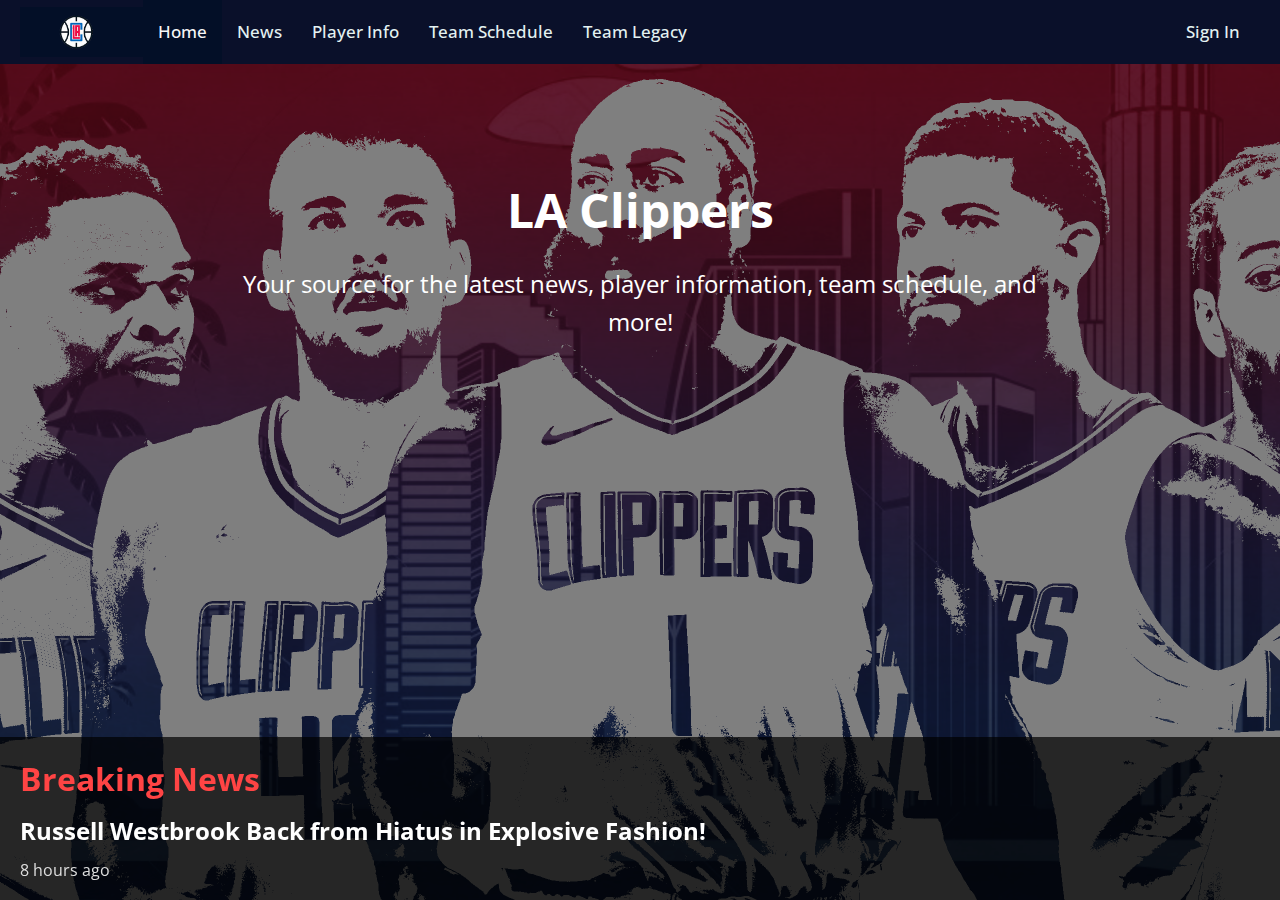
<file: index.html>
<!DOCTYPE html>
<html>
<head>
  <meta name="viewport" content="width=device-width, initial-scale=1.0">
  <title>Homepage</title>
  <link rel="preconnect" href="https://fonts.googleapis.com" />
  <link rel="preconnect" href="https://fonts.gstatic.com" crossorigin />
  <link href="https://fonts.googleapis.com/css2?family=Roboto:ital,wght@0,100;0,300;0,400;0,500;0,700;0,900;1,100;1,300;1,400;1,500;1,700;1,900&display=swap" rel="stylesheet"/>
  <link href="https://fonts.googleapis.com/css2?family=Open+Sans:ital,wght@0,300..800;1,300..800&family=Roboto:ital,wght@0,100;0,300;0,400;0,500;0,700;0,900;1,100;1,300;1,400;1,500;1,700;1,900&display=swap" rel="stylesheet">
  <link rel="stylesheet" type="text/css" href="css/styles.css" />
  <style>
      body.index-background {
      position: relative;
      background: url('pics/bckground.png.webp') no-repeat center center fixed;
      background-size: cover;
      color: #fff;
      height: 100vh;
      display: flex;
      flex-direction: column;
      justify-content: space-between;
      overflow: hidden;
    }
    
    body.index-background::before {
      content: '';
      position: absolute;
      top: 0;
      left: 0;
      width: 100%;
      height: 100%;
      background-color: rgba(0, 0, 0, 0.5); 
      z-index: 1; 
    }
    
    body.index-background > * {
      position: relative;
      z-index: 2; 
    }
  </style>
</head>
<body class="index-background">
  <nav>
    <div class="nav">
      <div class="nav-left">
        <a class="active" href="index.html"><img src="pics/logo.png" alt="Celtics Logo" /></a>
        <a class="active" href="#home">Home</a>
        <a href="news.html">News</a>
        <a href="playerinfo.html">Player Info</a>
        <a href="#teamschedule">Team Schedule</a>
        <a href="teamlegacy.html">Team Legacy</a>
      </div>
      <div class="nav-right">
        <a href="#signin">Sign In</a>
      </div>
    </div>
  </nav>
  <div class="welcome-section">
    <h1>LA Clippers</h1>
    <p>Your source for the latest news, player information, team schedule, and more!</p>
  </div>
  <a href="news.html" class="clickable-body">
    <div class="breaking-news">
      <h2>Breaking News</h2>
      <h3>Russell Westbrook Back from Hiatus in Explosive Fashion!</h3>
      <p>8 hours ago</p>
    </div>
  </a>
</body>
</html>
</file>
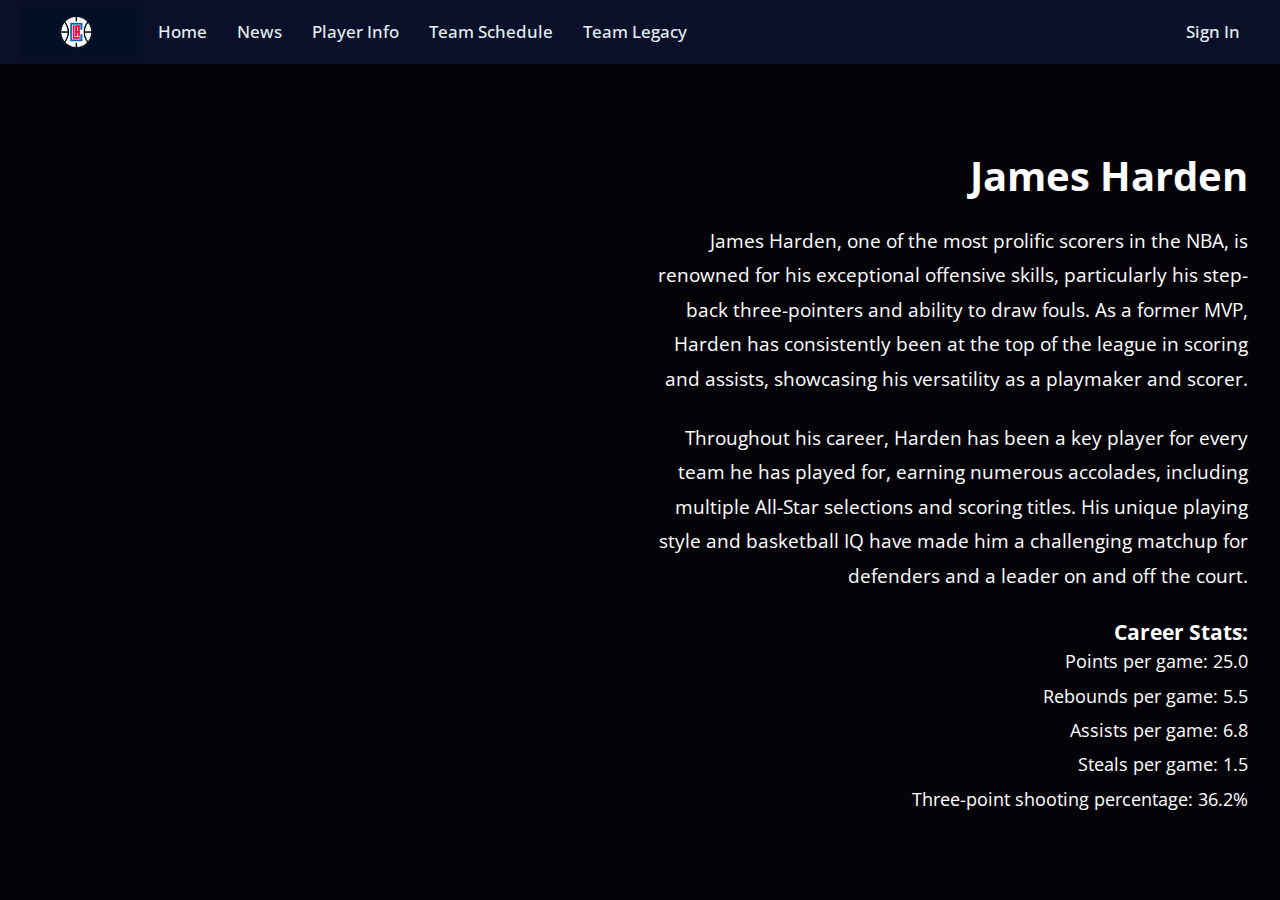
<file: james.html>
<!DOCTYPE html>
<html>
<head>
  <meta name="viewport" content="width=device-width, initial-scale=1.0">
  <title>James</title>
  <link rel="preconnect" href="https://fonts.googleapis.com" />
  <link rel="preconnect" href="https://fonts.gstatic.com" crossorigin />
  <link href="https://fonts.googleapis.com/css2?family=Roboto:ital,wght@0,100;0,300;0,400;0,500;0,700;0,900;1,100;1,300;1,400;1,500;1,700;1,900&display=swap" rel="stylesheet"/>
  <link href="https://fonts.googleapis.com/css2?family=Open+Sans:ital,wght@0,300..800;1,300..800&family=Roboto:ital,wght@0,100;0,300;0,400;0,500;0,700;0,900;1,100;1,300;1,400;1,500;1,700;1,900&display=swap" rel="stylesheet">
  <link rel="stylesheet" type="text/css" href="css/styles.css" />
  <style>
    body.index-background {
      position: relative;
      background: url('pics/james2.tiff') no-repeat right center fixed;
      background-size: cover;
      color: #fff;
      height: 100vh;
      display: flex;
      flex-direction: column;
      justify-content: space-between;
      overflow: hidden;
    }

    body.index-background::before {
        content: '';
        position: absolute;
        top: 0;
        left: 0;
        width: 100%;
        height: 100%;
        background-color: rgba(0, 0, 0, 0.5); 
        z-index: 1; 
      }
      
      body.index-background > * {
        position: relative;
        z-index: 2;
      }
      .content-container {
        display: flex;
        align-items: center;
        height: 100%;
        padding: 0 2rem;
        justify-content: flex-end;
      }
      .text-content {
        max-width: 50%;
        margin-left: auto;
        font-family: 'Open Sans', sans-serif;
        text-align: right;
      }
      .text-content h2 {
        font-size: 2.5rem;
        margin-bottom: 1rem;
        font-weight: bold;
      }
      .text-content p {
        font-size: 1.2rem;
        line-height: 1.8;
        margin-bottom: 1.5rem;
      }
      .text-content .stats {
        font-size: 1.1rem;
        line-height: 1.5;
      }
      .text-content .stats ul {
        list-style: none;
        padding-left: 0;
      }
      .text-content .stats ul li {
        margin-bottom: 0.5rem;
      }
    </style>
  </head>
  <body class="index-background">
    <nav>
      <div class="nav">
        <div class="nav-left">
          <a class="active" href="index.html"><img src="pics/logo.png" alt="Celtics Logo" /></a>
          <a href="#home">Home</a>
          <a href="news.html">News</a>
          <a href="playerinfo.html">Player Info</a>
          <a href="#teamschedule">Team Schedule</a>
          <a href="teamlegacy.html">Team Legacy</a>
        </div>
        <div class="nav-right">
          <a href="#signin">Sign In</a>
        </div>
      </div>
    </nav>
    <div class="content-container">
      <div class="text-content">
        <h2>James Harden</h2>
        <p>James Harden, one of the most prolific scorers in the NBA, is renowned for his exceptional offensive skills, particularly his step-back three-pointers and ability to draw fouls. As a former MVP, Harden has consistently been at the top of the league in scoring and assists, showcasing his versatility as a playmaker and scorer.</p>
        <p>Throughout his career, Harden has been a key player for every team he has played for, earning numerous accolades, including multiple All-Star selections and scoring titles. His unique playing style and basketball IQ have made him a challenging matchup for defenders and a leader on and off the court.</p>
        <div class="stats">
          <h3>Career Stats:</h3>
          <ul>
            <li>Points per game: 25.0</li>
            <li>Rebounds per game: 5.5</li>
            <li>Assists per game: 6.8</li>
            <li>Steals per game: 1.5</li>
            <li>Three-point shooting percentage: 36.2%</li>
          </ul>
        </div>
      </div>
    </div>
  </body>
  </html>
</file>
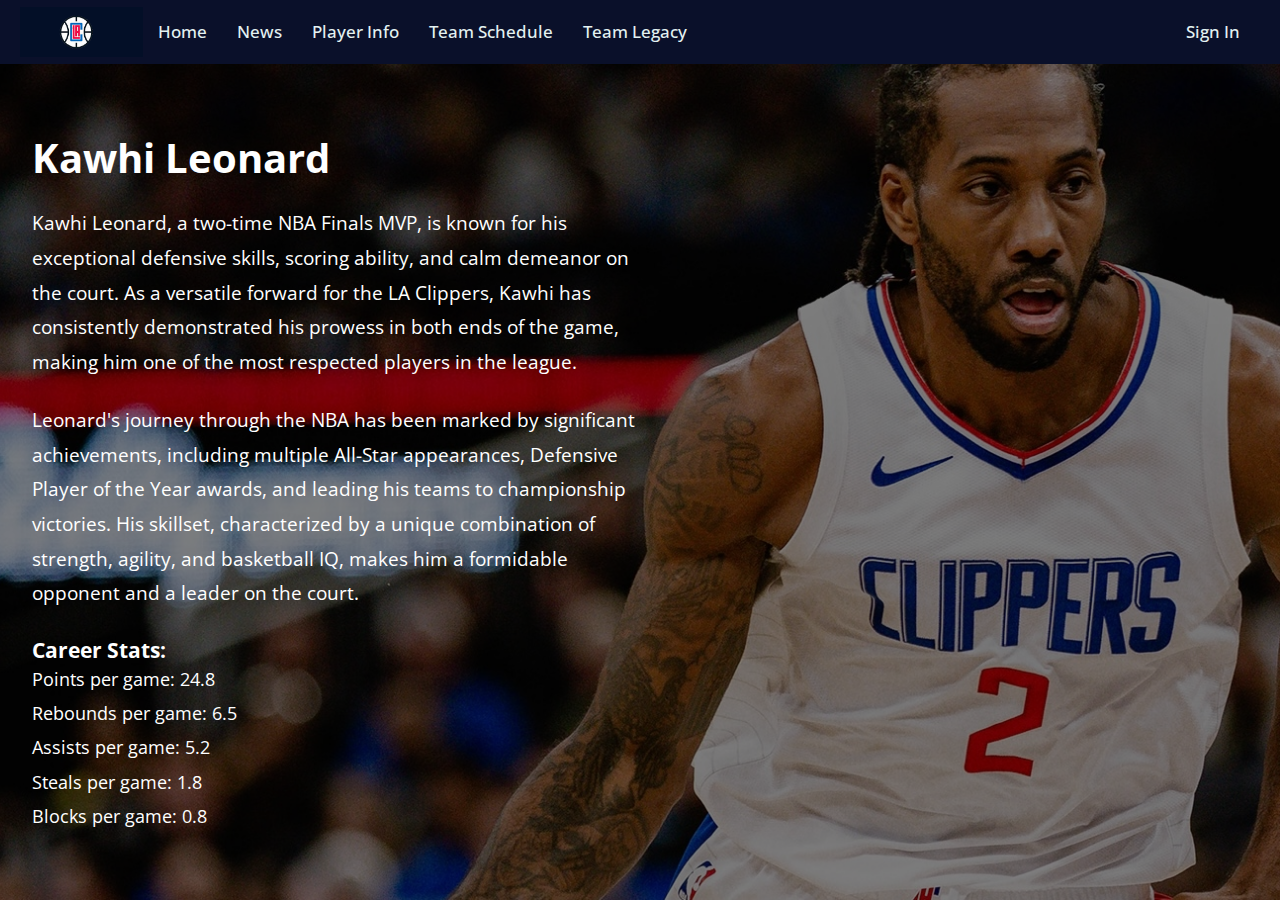
<file: kawhi.html>
<!DOCTYPE html>
<html>
<head>
  <meta name="viewport" content="width=device-width, initial-scale=1.0">
  <title>Kawhi</title>
  <link rel="preconnect" href="https://fonts.googleapis.com" />
  <link rel="preconnect" href="https://fonts.gstatic.com" crossorigin />
  <link href="https://fonts.googleapis.com/css2?family=Roboto:ital,wght@0,100;0,300;0,400;0,500;0,700;0,900;1,100;1,300;1,400;1,500;1,700;1,900&display=swap" rel="stylesheet"/>
  <link href="https://fonts.googleapis.com/css2?family=Open+Sans:ital,wght@0,300..800;1,300..800&family=Roboto:ital,wght@0,100;0,300;0,400;0,500;0,700;0,900;1,100;1,300;1,400;1,500;1,700;1,900&display=swap" rel="stylesheet">
  <link rel="stylesheet" type="text/css" href="css/styles.css" />
  <style>
    body.index-background {
      position: relative;
      background: url('pics/kawhi2.jpeg') no-repeat right center fixed;
      background-size: cover;
      color: #fff;
      height: 100vh;
      display: flex;
      flex-direction: column;
      justify-content: space-between;
      overflow: hidden;
    }

    body.index-background::before {
        content: '';
        position: absolute;
        top: 0;
        left: 0;
        width: 100%;
        height: 100%;
        background-color: rgba(0, 0, 0, 0.5); 
        z-index: 1; 
      }
      
      body.index-background > * {
        position: relative;
        z-index: 2; 
      }
    .content-container {
      display: flex;
      align-items: center;
      height: 100%;
      padding: 0 2rem;
    }
    .text-content {
      max-width: 50%;
      margin-right: auto;
      font-family: 'Open Sans', sans-serif;
    }
    .text-content h2 {
      font-size: 2.5rem;
      margin-bottom: 1rem;
      font-weight: bold;
    }
    .text-content p {
      font-size: 1.2rem;
      line-height: 1.8;
      margin-bottom: 1.5rem;
    }
    .text-content .stats {
      font-size: 1.1rem;
      line-height: 1.5;
    }
    .text-content .stats ul {
      list-style: none;
      padding-left: 0;
    }
    .text-content .stats ul li {
      margin-bottom: 0.5rem;
    }
  </style>
</head>
<body class="index-background">
  <nav>
    <div class="nav">
      <div class="nav-left">
        <a class="active" href="index.html"><img src="pics/logo.png" alt="Celtics Logo" /></a>
        <a href="#home">Home</a>
        <a href="news.html">News</a>
        <a href="playerinfo.html">Player Info</a>
        <a href="#teamschedule">Team Schedule</a>
        <a href="teamlegacy.html">Team Legacy</a>
      </div>
      <div class="nav-right">
        <a href="#signin">Sign In</a>
      </div>
    </div>
  </nav>
  <div class="content-container">
    <div class="text-content">
      <h2>Kawhi Leonard</h2>
      <p>Kawhi Leonard, a two-time NBA Finals MVP, is known for his exceptional defensive skills, scoring ability, and calm demeanor on the court. As a versatile forward for the LA Clippers, Kawhi has consistently demonstrated his prowess in both ends of the game, making him one of the most respected players in the league.</p>
      <p>Leonard's journey through the NBA has been marked by significant achievements, including multiple All-Star appearances, Defensive Player of the Year awards, and leading his teams to championship victories. His skillset, characterized by a unique combination of strength, agility, and basketball IQ, makes him a formidable opponent and a leader on the court.</p>
      <div class="stats">
        <h3>Career Stats:</h3>
        <ul>
          <li>Points per game: 24.8</li>
          <li>Rebounds per game: 6.5</li>
          <li>Assists per game: 5.2</li>
          <li>Steals per game: 1.8</li>
          <li>Blocks per game: 0.8</li>
        </ul>
      </div>
    </div>
  </div>
</body>
</html>
</file>
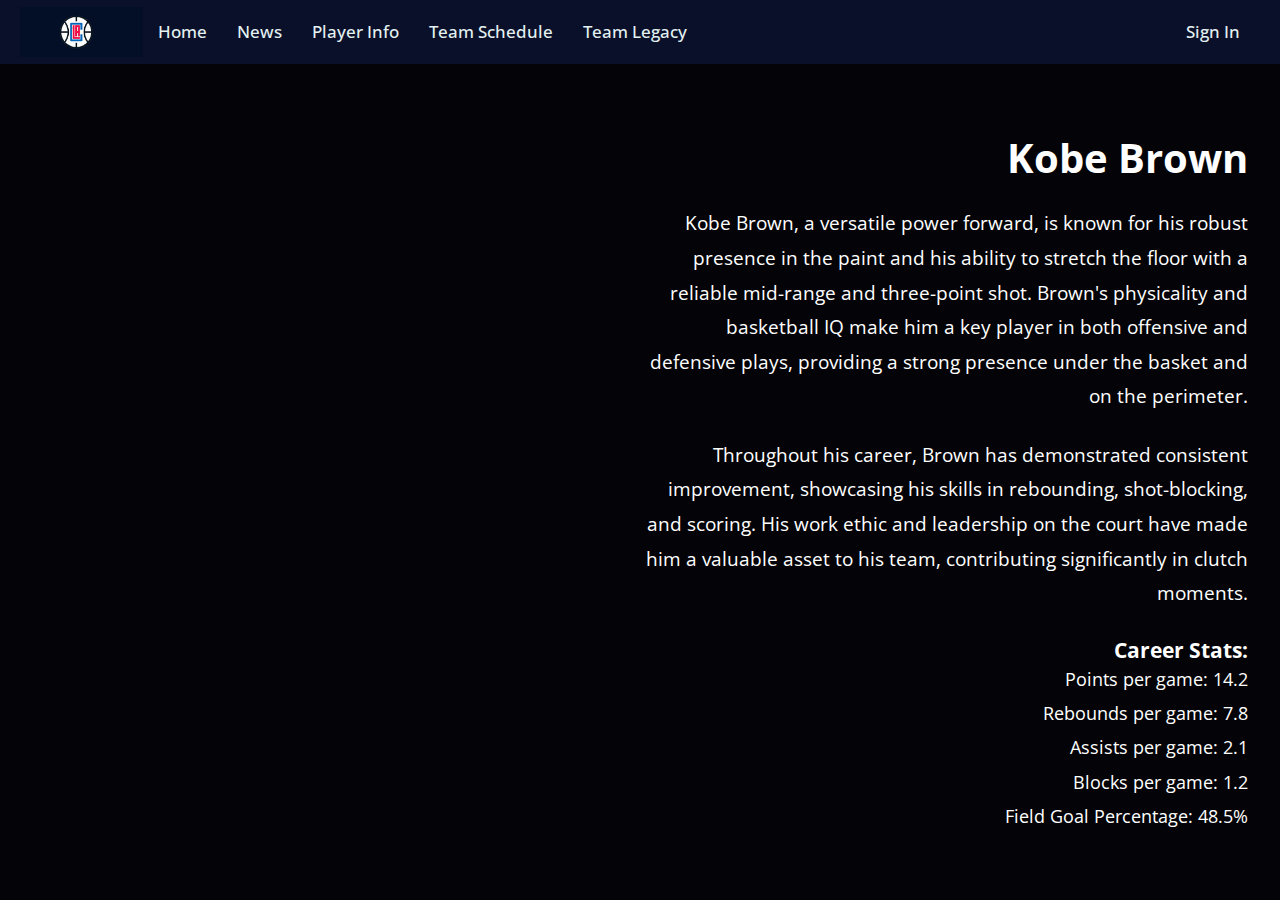
<file: kobe.html>
<!DOCTYPE html>
<html>
<head>
  <meta name="viewport" content="width=device-width, initial-scale=1.0">
  <title>Kobe</title>
  <link rel="preconnect" href="https://fonts.googleapis.com" />
  <link rel="preconnect" href="https://fonts.gstatic.com" crossorigin />
  <link href="https://fonts.googleapis.com/css2?family=Roboto:ital,wght@0,100;0,300;0,400;0,500;0,700;0,900;1,100;1,300;1,400;1,500;1,700;1,900&display=swap" rel="stylesheet"/>
  <link href="https://fonts.googleapis.com/css2?family=Open+Sans:ital,wght@0,300..800;1,300..800&family=Roboto:ital,wght@0,100;0,300;0,400;0,500;0,700;0,900;1,100;1,300;1,400;1,500;1,700;1,900&display=swap" rel="stylesheet">
  <link rel="stylesheet" type="text/css" href="css/styles.css" />
  <style>
    body.index-background {
      position: relative;
      background: url('pics/kobe2.tiff') no-repeat right center fixed;
      background-size: cover;
      color: #fff;
      height: 100vh;
      display: flex;
      flex-direction: column;
      justify-content: space-between;
      overflow: hidden;
    }

    body.index-background::before {
        content: '';
        position: absolute;
        top: 0;
        left: 0;
        width: 100%;
        height: 100%;
        background-color: rgba(0, 0, 0, 0.5); 
        z-index: 1;  
      }
      
      body.index-background > * {
        position: relative;
        z-index: 2; 
      }
      .content-container {
        display: flex;
        align-items: center;
        height: 100%;
        padding: 0 2rem;
        justify-content: flex-end;
      }
      .text-content {
        max-width: 50%;
        margin-left: auto;
        font-family: 'Open Sans', sans-serif;
        text-align: right;
      }
      .text-content h2 {
        font-size: 2.5rem;
        margin-bottom: 1rem;
        font-weight: bold;
      }
      .text-content p {
        font-size: 1.2rem;
        line-height: 1.8;
        margin-bottom: 1.5rem;
      }
      .text-content .stats {
        font-size: 1.1rem;
        line-height: 1.5;
      }
      .text-content .stats ul {
        list-style: none;
        padding-left: 0;
      }
      .text-content .stats ul li {
        margin-bottom: 0.5rem;
      }
    </style>
  </head>
  <body class="index-background">
    <nav>
      <div class="nav">
        <div class="nav-left">
          <a class="active" href="index.html"><img src="pics/logo.png" alt="Team Logo" /></a>
          <a href="#home">Home</a>
          <a href="news.html">News</a>
          <a href="playerinfo.html">Player Info</a>
          <a href="#teamschedule">Team Schedule</a>
          <a href="teamlegacy.html">Team Legacy</a>
        </div>
        <div class="nav-right">
          <a href="#signin">Sign In</a>
        </div>
      </div>
    </nav>
    <div class="content-container">
      <div class="text-content">
        <h2>Kobe Brown</h2>
        <p>Kobe Brown, a versatile power forward, is known for his robust presence in the paint and his ability to stretch the floor with a reliable mid-range and three-point shot. Brown's physicality and basketball IQ make him a key player in both offensive and defensive plays, providing a strong presence under the basket and on the perimeter.</p>
        <p>Throughout his career, Brown has demonstrated consistent improvement, showcasing his skills in rebounding, shot-blocking, and scoring. His work ethic and leadership on the court have made him a valuable asset to his team, contributing significantly in clutch moments.</p>
        <div class="stats">
          <h3>Career Stats:</h3>
          <ul>
            <li>Points per game: 14.2</li>
            <li>Rebounds per game: 7.8</li>
            <li>Assists per game: 2.1</li>
            <li>Blocks per game: 1.2</li>
            <li>Field Goal Percentage: 48.5%</li>
          </ul>
        </div>
      </div>
    </div>
  </body>
  </html>
</file>
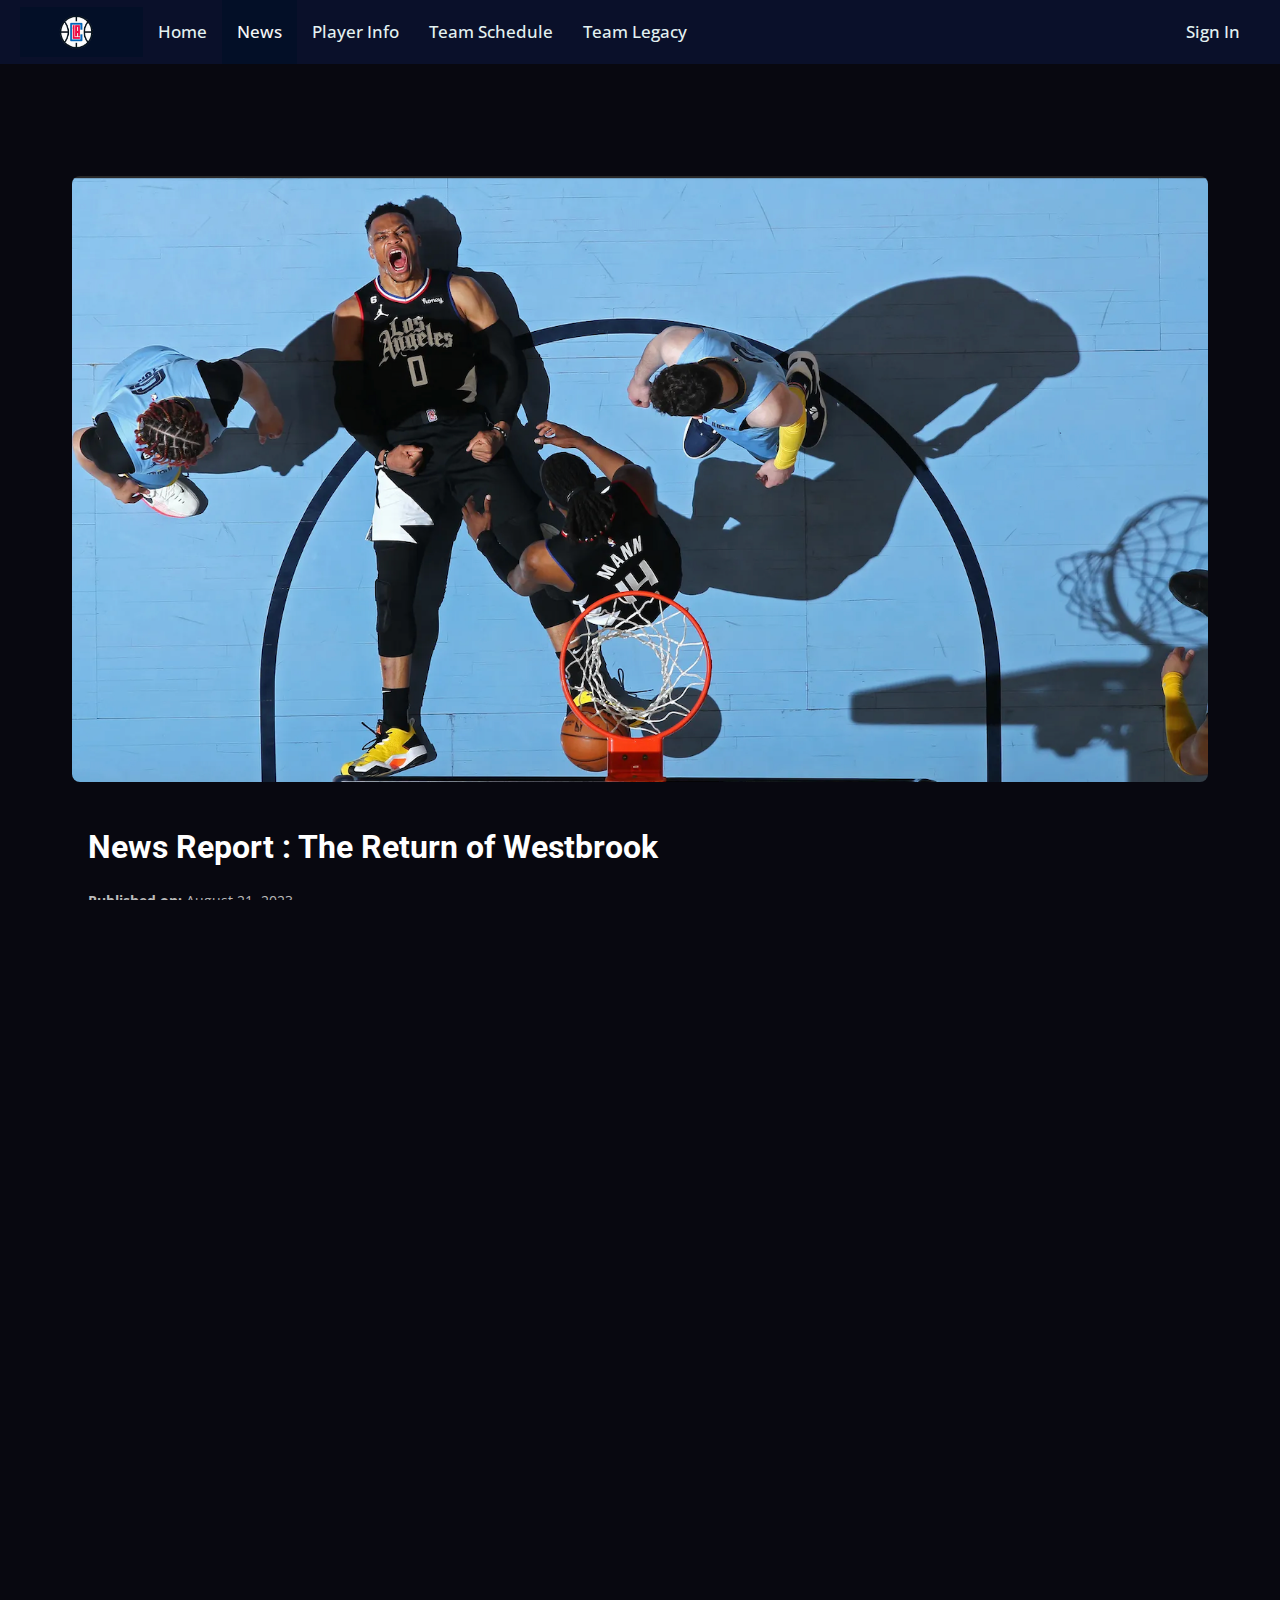
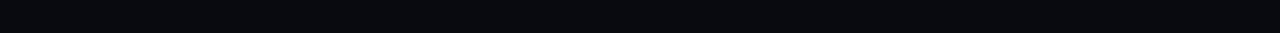
<file: news.html>
<!DOCTYPE html>
<html>
  <head>
    <meta name="viewport" content="width=device-width, initial-scale=1.0">
    <title>News</title>
    <link rel="preconnect" href="https://fonts.googleapis.com" />
    <link rel="preconnect" href="https://fonts.gstatic.com" crossorigin />
    <link
      href="https://fonts.googleapis.com/css2?family=Roboto:ital,wght@0,100;0,300;0,400;0,500;0,700;0,900;1,100;1,300;1,400;1,500;1,700;1,900&display=swap"
      rel="stylesheet"/>
    <link href="https://fonts.googleapis.com/css2?family=Open+Sans:ital,wght@0,300..800;1,300..800&family=Roboto:ital,wght@0,100;0,300;0,400;0,500;0,700;0,900;1,100;1,300;1,400;1,500;1,700;1,900&display=swap" rel="stylesheet">
    <link rel="stylesheet" type="text/css" href="css/styles.css" />
    </head>
  <body>
    <nav>
      <div class="nav">
        <div class="nav-left">
          <a class="active" href="index.html"><img src="pics/logo.png" alt="Celtics Logo" /></a>
          <a href="index.html">Home</a>
          <a class="active" href="news.html">News</a>
          <a href="playerinfo.html">Player Info</a>
          <a href="#teamschedule">Team Schedule</a>
          <a href="teamlegacy.html">Team Legacy</a>
        </div>
        <div class="nav-right">
          <a class="sign-in" href="#signin">Sign In</a>
        </div>
      </div>
    </nav>
    <div class="container">
      <section>
        <article>
          <div class="image-container">
            <img src="pics/article.png" alt="article image" />
          </div>
          <div class="container-text">
            <h1>News Report : The Return of Westbrook</h1>
            <p class="date-author">
              <strong>Published on:</strong> August 21, 2023 <br>
              <strong>Willian Wojezski</strong>
            </p>
            <p>
              The Los Angeles Clippers are eagerly anticipating the return of
              Russell Westbrook, who has been sidelined for most of March due to
              a fractured left hand. Cleared to play, Westbrook may make his
              comeback as early as Monday night when the Clippers face the
              Indiana Pacers at Crypto.com Arena.<br><br>
                While no specific timeline has
              been given, head coach Tyronn Lue confirmed, "Russ is doing well.
              He'll play sometime next week." Westbrook, who underwent surgery
              earlier this month, has not played since March 1. If he doesn't
              return Monday, there's a possibility he could rejoin the team on
              the road, with games against Philadelphia on Wednesday and Orlando
              on Friday. This season, Westbrook has embraced a reserve role,
              averaging 11.1 points, 5.1 rebounds, and 4.4 assists over 58
              games. The Clippers have managed a 6-5 record in his absence, and
              currently stand at 44-25, with a 7-5 record in March. Despite the
              busy schedule, Lue emphasized the team's readiness: "It's just
              something that we have to play through. It's a good test for us,
              mentally and physically. So, we're up for the challenge and we're
              good."<br><br>
               James Harden also expressed excitement about Westbrook's
              impending return, highlighting his "veteran leadership, which
              helps us on the court. Also, he's on the same mission we're on, I
              mean, that's to win a championship. So, glad to have him back."
              <br><br>
              With forward Terance Mann already back from a right shoulder
              strain, the team is nearing full strength. The last piece of the
              puzzle will be Norman Powell's return from a lower leg bruise. In
              the Clippers' recent 125-117 victory over the Portland Trail
              Blazers, Paul George led the charge with 31 points, supported by
              Kawhi Leonard's 22 points and Mann's 20.
              <br><br> Although the Clippers' bench faced a late challenge from Portland, the team maintained a
              1.5-game lead over the New Orleans Pelicans in the tightly
              contested Western Conference. With 13 games remaining, the
              Clippers are focused on securing home-court advantage for the
              playoffs. George emphasized the team's mindset: "It's more so
              about us. We got to play well and not worry about, 'We're in the
              driver's seat,' to say."
            </p>
          </div>
        </article>
      </section>
    </div>

  </body>
</html>
</file>
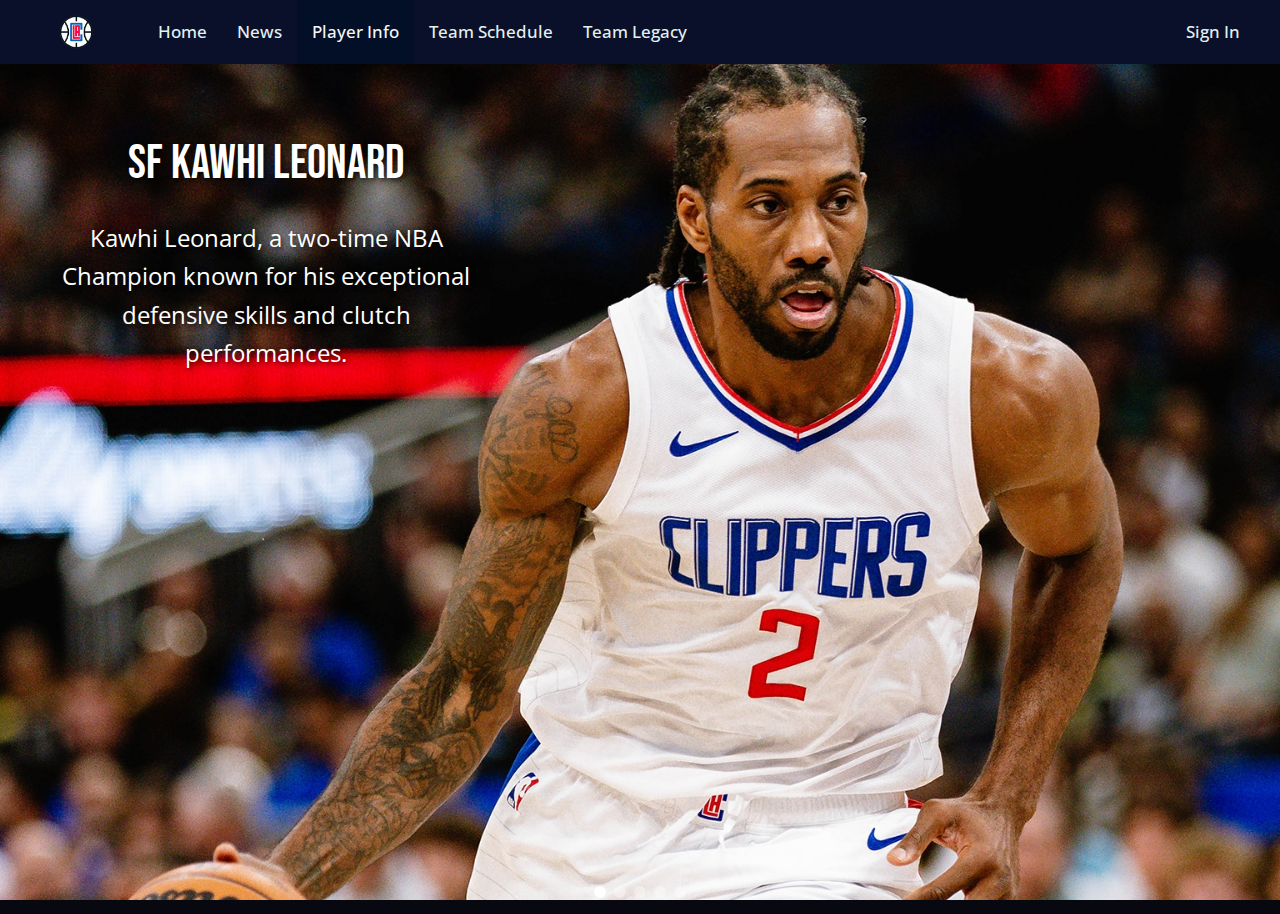
<file: playerinfo.html>
<!DOCTYPE html>
<html lang="en">
<head>
  <meta name="viewport" content="width=device-width, initial-scale=1.0">
  <title>Player Info</title>
  <link rel="preconnect" href="https://fonts.googleapis.com">
  <link rel="preconnect" href="https://fonts.gstatic.com" crossorigin>
  <link href="https://fonts.googleapis.com/css2?family=Bebas+Neue&family=Open+Sans:ital,wght@0,500;1,500&family=Roboto:ital,wght@0,100;0,300;0,400;0,500;0,700;0,900;1,100;1,300;1,400;1,500;1,700;1,900&display=swap" rel="stylesheet">
  <link rel="stylesheet" type="text/css" href="css/styles.css">
  <style>

    .slider-wrapper {
      width: 100%;
      margin-top: -50px;
      height: 100vh;
      position: relative;
      overflow: hidden;
    }

    .slider {
      display: flex;
      transition: transform 0.5s ease-in-out;
      scroll-snap-type: x mandatory;
      -webkit-overflow-scrolling: touch;
    }

    .slide {
      flex: 0 0 100%;
      height: 100%;
      scroll-snap-align: start;
      position: relative;
      display: grid;
      grid-template-columns: 1fr 1fr;
      grid-template-rows: 1fr 1fr;
    }

    .slide img {
      width: 100%;
      height: 100%;
      object-fit: cover;
      grid-column: 1 / -1;
      grid-row: 1 / -1;
      z-index: -1;
    }

    .caption {
      display: flex;
      flex-direction: column;
      justify-content: center;
      align-items: center;
      text-align: center;
      padding: 20px;
      text-shadow: 2px 2px 5px rgba(0, 0, 0, 0.7);
      z-index: 1;
    }

    .primary-caption {
      font-size: 3rem;
      font-family: "Bebas Neue", sans-serif;
      margin-bottom: 1rem;
    }

    .secondary-caption {
      font-size: 1.5rem;
      max-width: 600px;
      font-family: "Open Sans", sans-serif;
      padding: 0px 20px 20px; 
    }

    .slider-nav {
      position: absolute;
      bottom: 1rem;
      left: 50%;
      transform: translateX(-50%);
      display: flex;
      justify-content: center;
      gap: 0.5rem;
      z-index: 10;
    }

    .slider-nav a {
      width: 12px;
      height: 12px;
      border-radius: 50%;
      background-color: rgba(255, 255, 255, 0.5);
      display: inline-block;
      cursor: pointer;
    }

    .slider-nav a.active,
    .slider-nav a:hover {
      background-color: white;
    }

    .slide-1 .caption { grid-area: 1 / 1; justify-self: start; align-self: start; padding-top: 80px; padding-right: 60%; } 
    .slide-2 .caption { grid-area: 2 / 2; justify-self: center; align-self: center; } 
    .slide-3 .caption { grid-area: 1 / 2; justify-self: end; align-self: start; padding-top: 80px;} 
    .slide-4 .caption { grid-area: 1 / 2; justify-self: center; align-self: center; } 
    .slide-5 .caption { grid-area: 2 / 1; justify-self: start; align-self: center; padding-right: 60%; padding-bottom: 80px;} 
  </style>
</head>
<body>
  <nav>
    <div class="nav">
      <div class="nav-left">
        <a href="index.html"><img src="pics/logo.png" alt="Celtics Logo"></a>
        <a href="index.html">Home</a>
        <a href="news.html">News</a>
        <a class="active" href="playerinfo.html">Player Info</a>
        <a href="#teamschedule">Team Schedule</a>
        <a href="teamlegacy.html">Team Legacy</a>
      </div>
      <div class="nav-right">
        <a class="sign-in" href="#signin">Sign In</a>
      </div>
    </div>
  </nav>       
  <section class="slider-wrapper">
    <div class="slider">
      <a href="kawhi.html" class="slide slide-1" id="slide-1">
        <img src="pics/kawhi.jpeg" alt="SF Kawhi Leonard">
        <div class="caption">
          <div class="primary-caption">SF Kawhi Leonard</div>
          <div class="secondary-caption">Kawhi Leonard, a two-time NBA Champion known for his exceptional defensive skills and clutch performances.</div>
        </div>
      </a>
      <a href="westbrook.html" class="slide slide-2" id="slide-2">
        <img src="pics/westbrook.jpeg" alt="PG Russell Westbrook">
        <div class="caption">
          <div class="primary-caption">PG Russell Westbrook</div>
          <div class="secondary-caption">Russell Westbrook, the 2016 MVP, renowned for his explosive athleticism and triple-double performances.</div>
        </div>
      </a>
      <a href="james.html" class="slide slide-3" id="slide-3">
        <img src="pics/james.webp" alt="SG James Harden">
        <div class="caption">
          <div class="primary-caption">SG James Harden</div>
          <div class="secondary-caption">James Harden, a four-time NBA Champion, famous for his scoring ability and step-back three-pointers.</div>
        </div>
      </a>
      <a href="kobe.html" class="slide slide-4" id="slide-4">
        <img src="pics/kobe.avif" alt="PF Kobe Brown">
        <div class="caption">
          <div class="primary-caption">PF Kobe Brown</div>
          <div class="secondary-caption">Kobe Brown, a rising star, known for his versatility and strength in the paint.</div>
        </div>
      </a>
      <a href="zubac.html" class="slide slide-5" id="slide-5">
        <img src="pics/zubac.webp" alt="C Ivica Zubac">
        <div class="caption">
          <div class="primary-caption">C Ivica Zubac</div>
          <div class="secondary-caption">Ivica Zubac, a dominant center, acclaimed for his defensive prowess and rebounding skills.</div>
        </div>
      </div>
    </a>
    <div class="slider-nav">
      <a href="#slide-1"></a>
      <a href="#slide-2"></a>
      <a href="#slide-3"></a>
      <a href="#slide-4"></a>
      <a href="#slide-5"></a>
    </div>
  </section>
  <script>
    const slider = document.querySelector('.slider');
    const slides = document.querySelectorAll('.slide');
    const navDots = document.querySelectorAll('.slider-nav a');
    let currentIndex = 0;

    function showSlide(index) {
      if (index < 0) index = slides.length - 1;
      if (index >= slides.length) index = 0;
      slider.style.transform = `translateX(-${index * 100}%)`;
      navDots.forEach((dot, i) => {
        dot.classList.toggle('active', i === index);
      });
      currentIndex = index;
    }
    navDots.forEach((nav, index) => {
      nav.addEventListener('click', (event) => {
        event.preventDefault();
        showSlide(index);
      });
    });

    function zoomAndNavigate() {
      const img = document.querySelector('.slide-1 img');
      img.classList.add('zoom');
      setTimeout(() => {
        window.location.href = "kawhi.html";
      }, 2000); 
    }

    showSlide(0);
  </script>
</body>
</html>
</file>
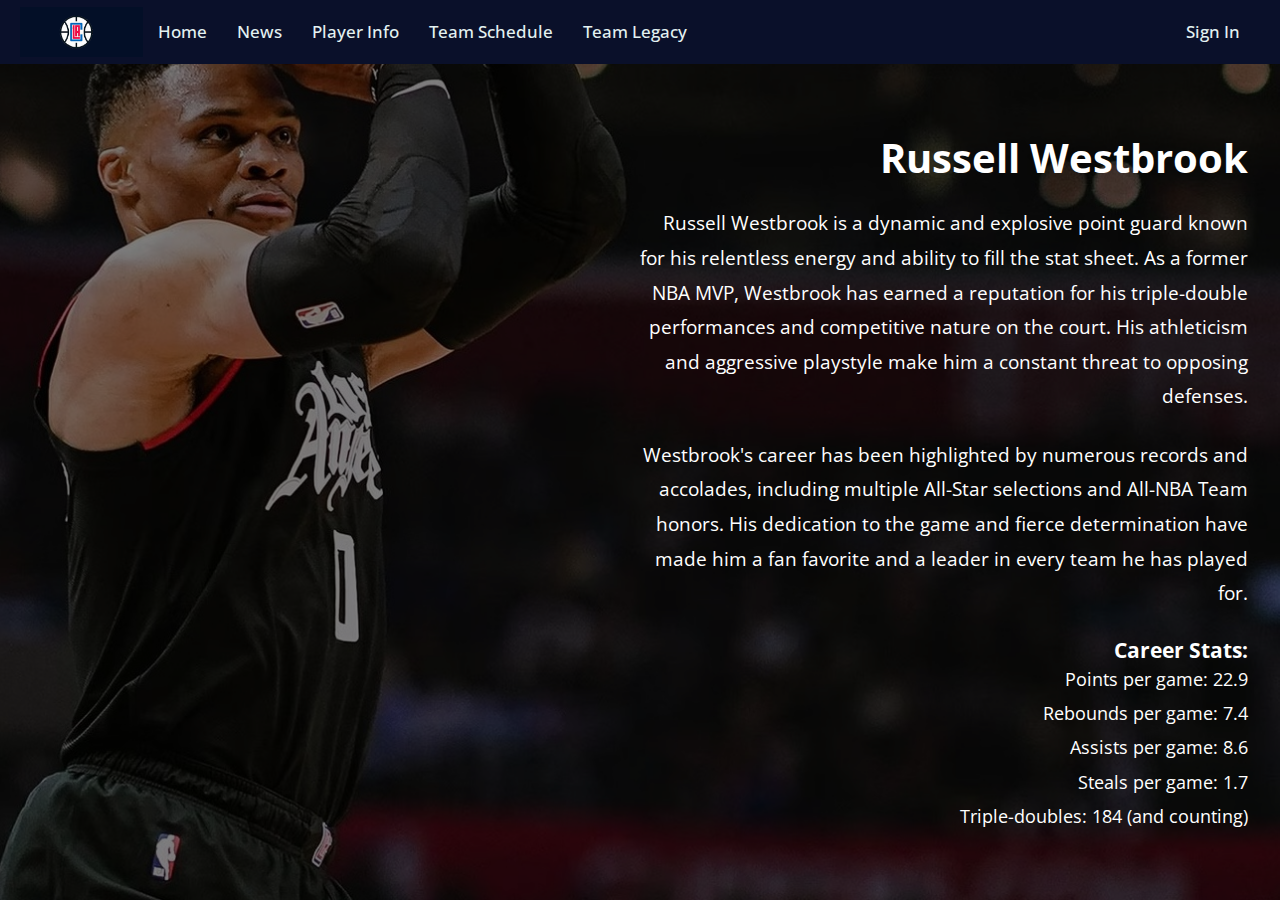
<file: westbrook.html>
<!DOCTYPE html>
<html>
<head>
  <meta name="viewport" content="width=device-width, initial-scale=1.0">
  <title>Westbrook</title>
  <link rel="preconnect" href="https://fonts.googleapis.com" />
  <link rel="preconnect" href="https://fonts.gstatic.com" crossorigin />
  <link href="https://fonts.googleapis.com/css2?family=Roboto:ital,wght@0,100;0,300;0,400;0,500;0,700;0,900;1,100;1,300;1,400;1,500;1,700;1,900&display=swap" rel="stylesheet"/>
  <link href="https://fonts.googleapis.com/css2?family=Open+Sans:ital,wght@0,300..800;1,300..800&family=Roboto:ital,wght@0,100;0,300;0,400;0,500;0,700;0,900;1,100;1,300;1,400;1,500;1,700;1,900&display=swap" rel="stylesheet">
  <link rel="stylesheet" type="text/css" href="css/styles.css" />
  <style>
    body.index-background {
      position: relative;
      background: url('pics/westbrook2.jpeg') no-repeat right center fixed;
      background-size: cover;
      color: #fff;
      height: 100vh;
      display: flex;
      flex-direction: column;
      justify-content: space-between;
      overflow: hidden;
    }

    body.index-background::before {
        content: '';
        position: absolute;
        top: 0;
        left: 0;
        width: 100%;
        height: 100%;
        background-color: rgba(0, 0, 0, 0.5); 
        z-index: 1; 
      }
      
      body.index-background > * {
        position: relative;
        z-index: 2; 
      }
      .content-container {
        display: flex;
        align-items: center;
        height: 100%;
        padding: 0 2rem;
        justify-content: flex-end;
      }
      .text-content {
        max-width: 50%;
        margin-left: auto;
        font-family: 'Open Sans', sans-serif;
        text-align: right;
      }
      .text-content h2 {
        font-size: 2.5rem;
        margin-bottom: 1rem;
        font-weight: bold;
      }
      .text-content p {
        font-size: 1.2rem;
        line-height: 1.8;
        margin-bottom: 1.5rem;
      }
      .text-content .stats {
        font-size: 1.1rem;
        line-height: 1.5;
      }
      .text-content .stats ul {
        list-style: none;
        padding-left: 0;
      }
      .text-content .stats ul li {
        margin-bottom: 0.5rem;
      }
    </style>
  </head>
  <body class="index-background">
    <nav>
      <div class="nav">
        <div class="nav-left">
          <a class="active" href="index.html"><img src="pics/logo.png" alt="Celtics Logo" /></a>
          <a href="#home">Home</a>
          <a href="news.html">News</a>
          <a href="playerinfo.html">Player Info</a>
          <a href="#teamschedule">Team Schedule</a>
          <a href="teamlegacy.html">Team Legacy</a>
        </div>
        <div class="nav-right">
          <a href="#signin">Sign In</a>
        </div>
      </div>
    </nav>
      <div class="content-container">
      <div class="text-content">
        <h2>Russell Westbrook</h2>
        <p>Russell Westbrook is a dynamic and explosive point guard known for his relentless energy and ability to fill the stat sheet. As a former NBA MVP, Westbrook has earned a reputation for his triple-double performances and competitive nature on the court. His athleticism and aggressive playstyle make him a constant threat to opposing defenses.</p>
        <p>Westbrook's career has been highlighted by numerous records and accolades, including multiple All-Star selections and All-NBA Team honors. His dedication to the game and fierce determination have made him a fan favorite and a leader in every team he has played for.</p>
        <div class="stats">
          <h3>Career Stats:</h3>
          <ul>
            <li>Points per game: 22.9</li>
            <li>Rebounds per game: 7.4</li>
            <li>Assists per game: 8.6</li>
            <li>Steals per game: 1.7</li>
            <li>Triple-doubles: 184 (and counting)</li>
          </ul>
        </div>
      </div>
    </div>
  </body>
  </html>
</file>
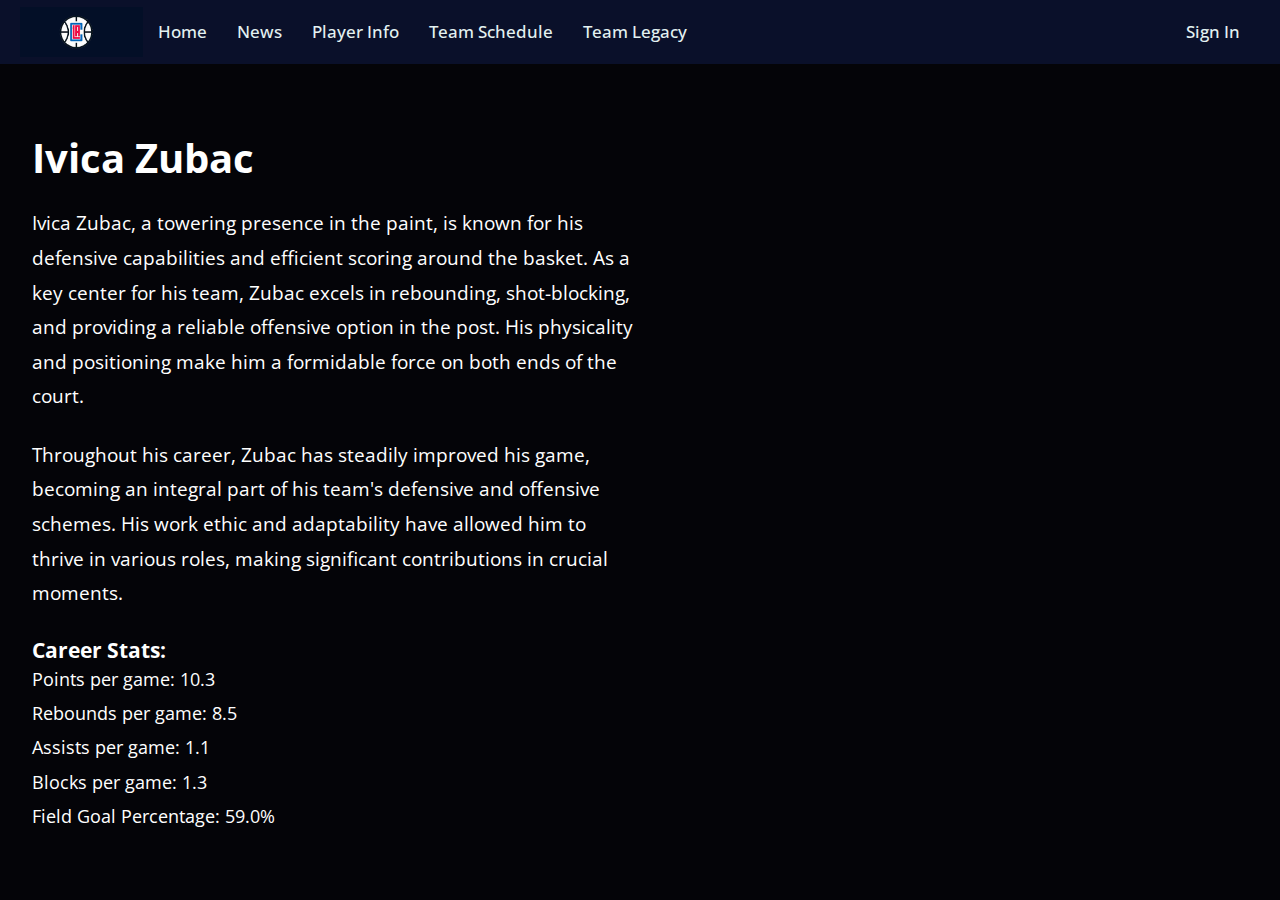
<file: zubac.html>
<!DOCTYPE html>
<html>
<head>
  <meta name="viewport" content="width=device-width, initial-scale=1.0">
  <title>Zubac</title>
  <link rel="preconnect" href="https://fonts.googleapis.com" />
  <link rel="preconnect" href="https://fonts.gstatic.com" crossorigin />
  <link href="https://fonts.googleapis.com/css2?family=Roboto:ital,wght@0,100;0,300;0,400;0,500;0,700;0,900;1,100;1,300;1,400;1,500;1,700;1,900&display=swap" rel="stylesheet"/>
  <link href="https://fonts.googleapis.com/css2?family=Open+Sans:ital,wght@0,300..800;1,300..800&family=Roboto:ital,wght@0,100;0,300;0,400;0,500;0,700;0,900;1,100;1,300;1,400;1,500;1,700;1,900&display=swap" rel="stylesheet">
  <link rel="stylesheet" type="text/css" href="css/styles.css" />
  <style>
    body.index-background {
      position: relative;
      background: url('pics/zubac2.tiff') no-repeat right center fixed;
      background-size: cover;
      color: #fff;
      height: 100vh;
      display: flex;
      flex-direction: column;
      justify-content: space-between;
      overflow: hidden;
    }

    body.index-background::before {
        content: '';
        position: absolute;
        top: 0;
        left: 0;
        width: 100%;
        height: 100%;
        background-color: rgba(0, 0, 0, 0.5); 
        z-index: 1; 
      }
      
      body.index-background > * {
        position: relative;
        z-index: 2; 
      }
    .content-container {
      display: flex;
      align-items: center;
      height: 100%;
      padding: 0 2rem;
    }
    .text-content {
      max-width: 50%;
      margin-right: auto;
      font-family: 'Open Sans', sans-serif;
    }
    .text-content h2 {
      font-size: 2.5rem;
      margin-bottom: 1rem;
      font-weight: bold;
    }
    .text-content p {
      font-size: 1.2rem;
      line-height: 1.8;
      margin-bottom: 1.5rem;
    }
    .text-content .stats {
      font-size: 1.1rem;
      line-height: 1.5;
    }
    .text-content .stats ul {
      list-style: none;
      padding-left: 0;
    }
    .text-content .stats ul li {
      margin-bottom: 0.5rem;
    }
  </style>
</head>
<body class="index-background">
    <nav>
      <div class="nav">
        <div class="nav-left">
          <a class="active" href="index.html"><img src="pics/logo.png" alt="Team Logo" /></a>
          <a href="#home">Home</a>
          <a href="news.html">News</a>
          <a href="playerinfo.html">Player Info</a>
          <a href="#teamschedule">Team Schedule</a>
          <a href="teamlegacy.html">Team Legacy</a>
        </div>
        <div class="nav-right">
          <a href="#signin">Sign In</a>
        </div>
      </div>
    </nav>
      <div class="content-container">
      <div class="text-content">
        <h2>Ivica Zubac</h2>
        <p>Ivica Zubac, a towering presence in the paint, is known for his defensive capabilities and efficient scoring around the basket. As a key center for his team, Zubac excels in rebounding, shot-blocking, and providing a reliable offensive option in the post. His physicality and positioning make him a formidable force on both ends of the court.</p>
        <p>Throughout his career, Zubac has steadily improved his game, becoming an integral part of his team's defensive and offensive schemes. His work ethic and adaptability have allowed him to thrive in various roles, making significant contributions in crucial moments.</p>
        <div class="stats">
          <h3>Career Stats:</h3>
          <ul>
            <li>Points per game: 10.3</li>
            <li>Rebounds per game: 8.5</li>
            <li>Assists per game: 1.1</li>
            <li>Blocks per game: 1.3</li>
            <li>Field Goal Percentage: 59.0%</li>
          </ul>
        </div>
      </div>
    </div>
  </body>
  </html>
</file>
<file: css/styles.css>
* {
    margin: 0;
    padding: 0;
    box-sizing: border-box;
  }
  
  html, body {
    font-family: "Open Sans", sans-serif;
    font-weight: 400;
    font-size: 16px;
    line-height: 1.6;
    background-color: #080810;
    color: #e4f2f2;
    height: 100%;
    overflow-x: hidden;
    scrollbar-width: none;
    -ms-overflow-style: none; 
  }
  
  html::-webkit-scrollbar, body::-webkit-scrollbar {
    display: none; 
  }
  
  body.index-background {
    background: url('../pics/newsbg.webp') no-repeat center center fixed;
    background-size: cover;
    color: #fff;
  }
  
  .nav {
    background-color: rgb(10, 16, 42);
    height: 4rem;
    display: flex;
    align-items: center;
    justify-content: space-between;
    padding: 0 20px;
    font-family: "Open Sans", sans-serif;
    font-weight: 400;
    z-index: 1000;
    position: fixed;
    top: 0;
    left: 0;
    width: 100%;
    transition: top 0.3s ease-in-out; 
  }
  
  .nav-left, .nav-right {
    display: flex;
    align-items: center; 
  }

.nav-left a, .nav-right a {
  color: #e4f2f2;
  text-align: center;
  text-decoration: none;
  font-size: 17px;
  line-height: 4rem; 
  font-weight:500;
}

.nav-left a {
    padding: 0 15px;
  }

  .nav-left a:hover, .nav-right a:hover {
    background-color: #ddd;
    color: black;
  }
  
  .nav-left a.active {
    background-color: rgb(3, 15, 39);
    color: rgb(247, 247, 247);
  }
  
  .nav img {
    height: 50px; 
    margin-right: 10px;
    display: block; 
  }
  
  .nav-right a {
    color: #e4f2f2;
    text-decoration: none;
    font-size: 17px;
    padding: 0 20px;
    line-height: 4rem;
  }
  
  .nav-right a:hover {
    background-color: #ddd;
    color: black;
  }
  
  body {
    padding-top: 4rem;
  }
  
  .container {
    padding: 5rem 2rem;
    max-width: 1200px;
    margin: auto;
    overflow: auto;
  }
  
  article {
    margin: 2rem 0;
  }
  
  .image-container {
    width: 100%;
    height: auto;
    margin-bottom: 1rem;
    overflow: hidden;
  }
  
  .image-container img {
    width: 100%;
    height: auto;
    object-fit: cover;
    border-radius: 8px;
  }
  
  .container-text {
    padding: 1rem;
  }
  
  .container-text h1, .container-text h2, .container-text h3 {
    margin-bottom: 1rem;
    font-family: "Roboto", sans-serif;
    color: #fff;
  }
  
  .container-text h1 {
    font-size: 2rem;
    font-weight: bold;
  }
  
  .date-author {
    font-size: 0.9rem;
    margin-bottom: 1rem;
    color: #bbb;
  }
  
  .container-text p {
    margin-bottom: 1rem;
  }
  
  .bottom-left {
    position: absolute;
    bottom: 3rem;
    left: 2rem;
    background: rgba(0, 0, 0, 0.6);
    padding: 1rem;
    border-radius: 8px;
  }
  
  .bottom-left h1 {
    color: #ffffff;
    font-size: 2rem;
    font-family: "Roboto", sans-serif;
    font-weight: bold;
  }
  
  .bottom-left p {
    color: #ddd;
    font-size: 1rem;
  }
  
  .clickable-body {
    display: block;
    position: relative;
    height: 100vh;
  }
  
  .slider {
    display: flex;
    overflow-x: auto;
    scroll-snap-type: x mandatory;
    scroll-behavior: smooth;
    height: 100%;
    align-items: center;
    margin: 2rem 0;
  }
  
  .slide {
    flex: 0 0 auto;
    scroll-snap-align: center;
    display: flex;
    align-items: center;
    justify-content: center;
    position: relative;
    margin-right: 20px;
    border-radius: 8px;
    overflow: hidden;
  }
  
  .slide img {
    width: 100%;
    height: 100%;
    object-fit: cover;
  }
  
  .caption {
    position: absolute;
    text-align: center;
    color: white;
    padding: 1rem;
    width: 100%;
  }
  
  .primary-caption {
    font-size: 1.5rem;
    font-family: "Bebas Neue", sans-serif;
  }
  
  .secondary-caption {
    font-size: 1rem;
  }
  
  .slider-nav {
    display: flex;
    justify-content: center;
    gap: 0.5rem;
  }
  
  .slider-nav a {
    display: block;
    width: 12px;
    height: 12px;
    border-radius: 50%;
    background-color: #ddd;
    opacity: 0.75;
  }
  
  .slider-nav a:hover, .slider-nav a.active {
    opacity: 1;
  }
  
  .welcome-section {
    height: 100vh;
    display: flex;
    flex-direction: column;
    justify-content: center;
    align-items: center;
    text-align: center;
    color: #fff;
    padding: 0 20px;
  }

  .welcome-section h1 {
    font-size: 3rem;
    font-weight: bold;
    margin-bottom: 1rem;
  }

  .welcome-section p {
    font-size: 1.5rem;
    max-width: 800px;
    margin-bottom: 2rem;
  }

  .breaking-news {
    background-color: rgba(0, 0, 0, 0.7);
    padding: 1rem 20px;
    text-align: left;
    color: #fff;
    position: fixed;
    bottom: 0;
    width: 100%;
  }

  .breaking-news h2 {
    font-size: 2rem;
    margin-bottom: 0.5rem;
    color: #ff4444;
  }

  .breaking-news h3 {
    font-size: 1.5rem;
    margin: 0;
  }

  .breaking-news p {
    font-size: 1rem;
    margin: 0.5rem 0 0 0;
    color: #ddd;
  }

  .clickable-body {
    display: block;
    text-decoration: none;
    color: inherit;
  }

  @media (max-width: 768px) {
    .nav a {
      font-size: 0.9rem;
      padding: 12px 15px;
    }
  
    .bottom-left h1 {
      font-size: 1.5rem;
    }
  
    .bottom-left p {
      font-size: 0.875rem;
    }
  
    .container-text h1 {
      font-size: 1.5rem;
    }
  
    .container-text p {
      font-size: 0.9rem;
    }
  
    .caption .primary-caption {
      font-size: 1.2rem;
    }
  
    .caption .secondary-caption {
      font-size: 0.8rem;
    }
  }
</file>
